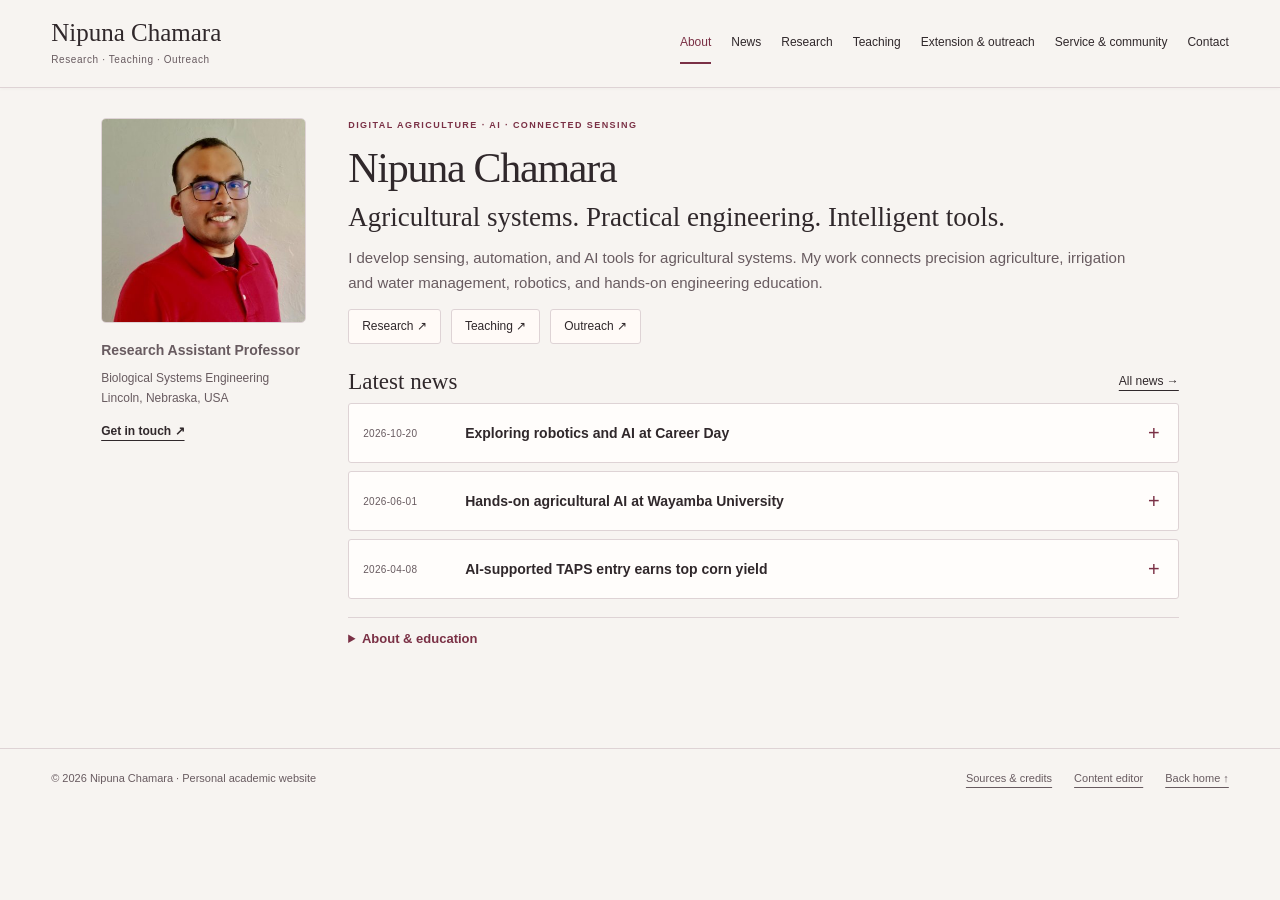
<file: index.html>
<!doctype html>
<html lang="en"><head><meta charset="utf-8"><meta name="viewport" content="width=device-width,initial-scale=1"><title>Nipuna Chamara | Digital Agriculture</title><meta name="description" content="Nipuna Chamara’s research, teaching, extension and outreach in digital agriculture."><meta name="theme-color" content="#7a3045"><link rel="stylesheet" href="theme.css"><link rel="stylesheet" href="compact.css"><script src="content.js" defer></script><script src="compact.js" defer></script></head><body><a class="skip" href="#main">Skip to content</a><header><a class="brand" href="#home">Nipuna Chamara<span>Researcher. Educator. Engineer.</span></a><button class="menu" aria-expanded="false" aria-controls="navigation">Menu</button><nav id="navigation" aria-label="Main navigation"></nav></header><main id="main" tabindex="-1"><noscript><h1>Nipuna Chamara</h1><p>Please enable JavaScript or visit my <a href="https://bse.unl.edu/person/nipuna-chamara/">university profile</a>.</p></noscript></main><footer><span>© <span id="year">2026</span> Nipuna Chamara · Personal academic website</span><div><a href="sources.html">Sources & credits</a><a href="editor.html">Content editor</a><a href="#home">Back home ↑</a></div></footer></body></html>
</file>
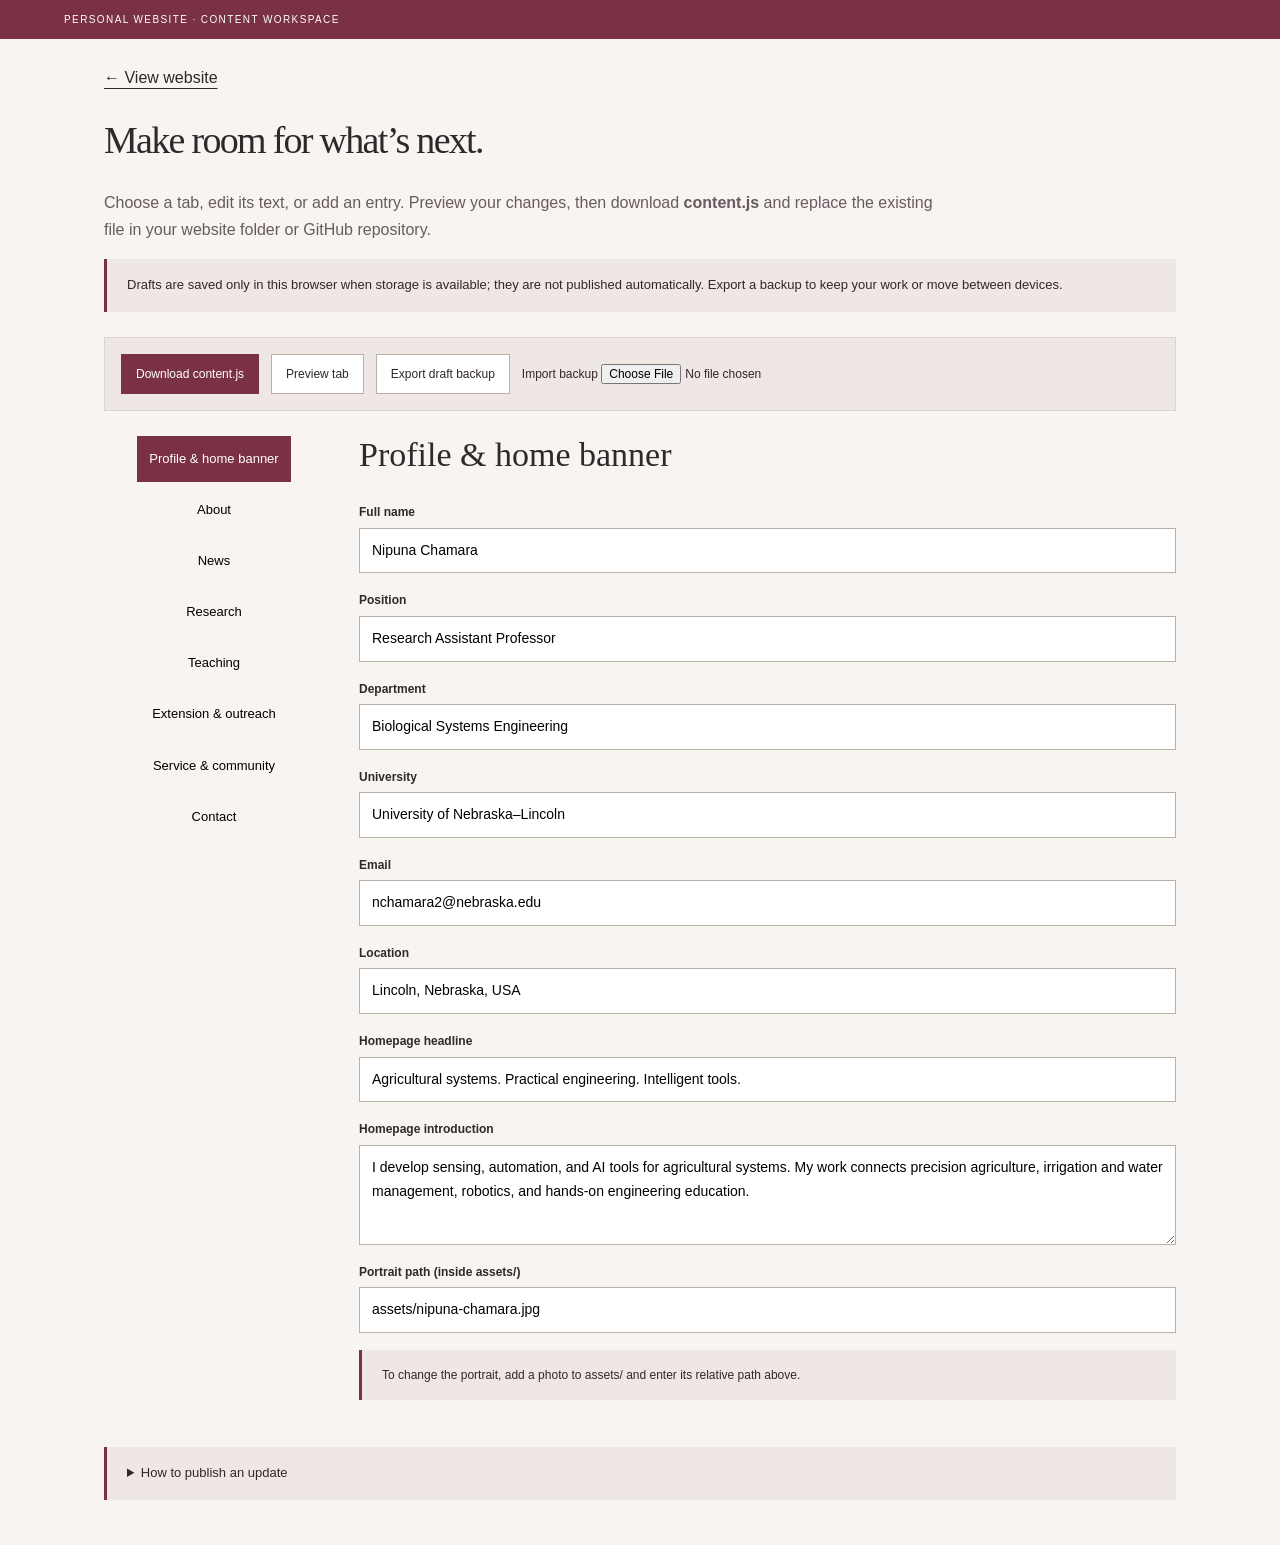
<file: editor.html>
<!doctype html><html lang="en"><head><meta charset="utf-8"><meta name="viewport" content="width=device-width,initial-scale=1"><title>Content editor | Nipuna Chamara</title><link rel="stylesheet" href="theme.css"><link rel="stylesheet" href="compact.css"><script src="content.js" defer></script><script src="editor.js" defer></script></head><body><div class="affiliation">PERSONAL WEBSITE · CONTENT WORKSPACE</div><main class="editor-wrap"><a href="index.html">← View website</a><h1 style="margin-top:30px">Make room for what’s next.</h1><p class="editor-intro">Choose a tab, edit its text, or add an entry. Preview your changes, then download <b>content.js</b> and replace the existing file in your website folder or GitHub repository.</p><p class="notice">Drafts are saved only in this browser when storage is available; they are not published automatically. Export a backup to keep your work or move between devices.</p><div class="editor-bar"><button type="button" class="button" id="download">Download content.js</button><button type="button" class="secondary" id="preview">Preview tab</button><button type="button" class="secondary" id="backup">Export draft backup</button><label class="import-label">Import backup <input id="import-file" type="file" accept=".json,application/json"></label><span id="editor-status" role="status" aria-live="polite"></span></div><div class="editor-layout"><nav class="editor-nav" aria-label="Choose content to edit"></nav><form class="editor-form" id="editor-form"></form></div><details class="notice" style="margin-top:35px"><summary>How to publish an update</summary><ol><li>Edit a tab and preview it.</li><li>Download content.js. If the browser renames it content (1).js, rename it to content.js.</li><li>Replace content.js in the website folder, then refresh index.html.</li><li>For the public website, upload content.js to the GitHub repository and branch used by GitHub Pages.</li></ol><p>This editor does not access GitHub. Anyone can open it, but changes affect only their browser until a repository owner publishes the file.</p></details><noscript>Enable JavaScript to use this editor.</noscript></main><dialog id="preview-dialog"><div class="preview-header"><strong>Draft preview · not published</strong><button id="close-preview" class="secondary" type="button">Close</button></div><div class="preview-body"></div></dialog></body></html>
</file>
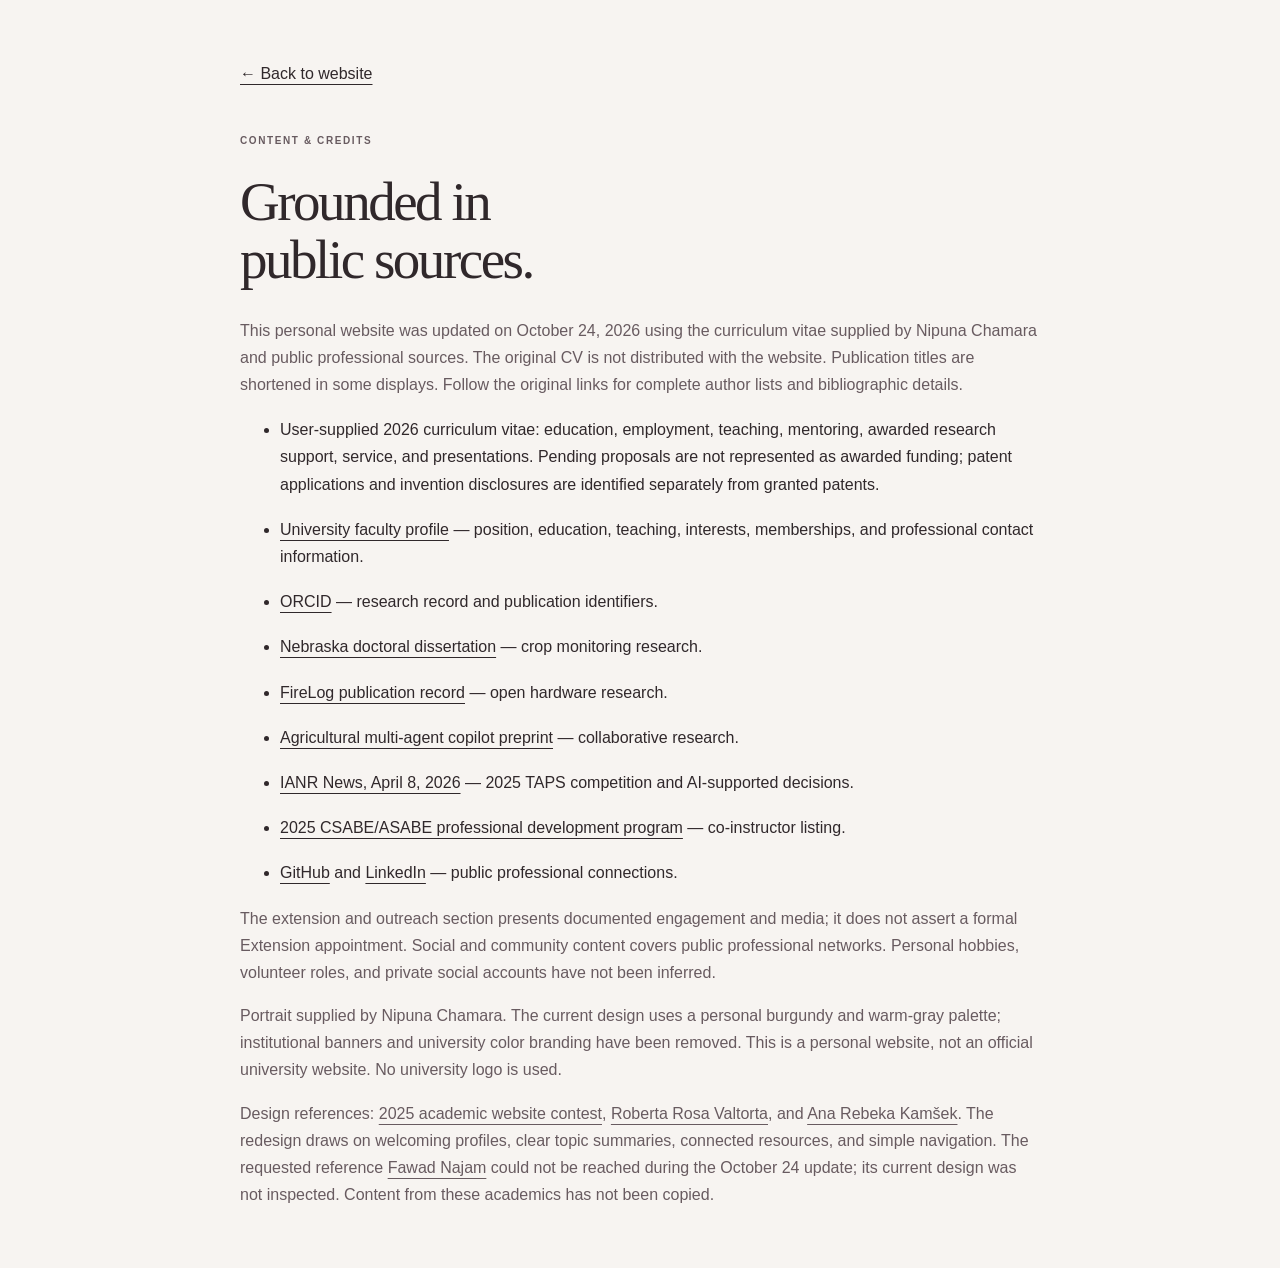
<file: sources.html>
<!doctype html><html lang="en"><head><meta charset="utf-8"><meta name="viewport" content="width=device-width, initial-scale=1"><title>Sources & credits | Nipuna Chamara</title><link rel="stylesheet" href="theme.css"><link rel="stylesheet" href="compact.css"></head><body><main class="source-page"><a href="index.html">← Back to website</a><p class="eyebrow" style="margin-top:45px">CONTENT & CREDITS</p><h1>Grounded in<br>public sources.</h1><p>This personal website was updated on October 24, 2026 using the curriculum vitae supplied by Nipuna Chamara and public professional sources. The original CV is not distributed with the website. Publication titles are shortened in some displays. Follow the original links for complete author lists and bibliographic details.</p><ul><li>User-supplied 2026 curriculum vitae: education, employment, teaching, mentoring, awarded research support, service, and presentations. Pending proposals are not represented as awarded funding; patent applications and invention disclosures are identified separately from granted patents.</li><li><a href="https://bse.unl.edu/person/nipuna-chamara/">University faculty profile</a> — position, education, teaching, interests, memberships, and professional contact information.</li><li><a href="https://orcid.org/0000-0002-0574-9016">ORCID</a> — research record and publication identifiers.</li><li><a href="https://digitalcommons.unl.edu/dissunl/110/">Nebraska doctoral dissertation</a> — crop monitoring research.</li><li><a href="https://digitalcommons.unl.edu/biosysengfacpub/952/">FireLog publication record</a> — open hardware research.</li><li><a href="https://arxiv.org/abs/2411.00188">Agricultural multi-agent copilot preprint</a> — collaborative research.</li><li><a href="https://ianrnews.unl.edu/article/winning-contest-entry-shows-ais-agricultural-potential">IANR News, April 8, 2026</a> — 2025 TAPS competition and AI-supported decisions.</li><li><a href="https://asabe.org/portals/0/events/2025%20aim/25%20aim%20cpds.pdf">2025 CSABE/ASABE professional development program</a> — co-instructor listing.</li><li><a href="https://github.com/nipuna-chamara">GitHub</a> and <a href="https://www.linkedin.com/in/nipuna-chamara">LinkedIn</a> — public professional connections.</li></ul><p>The extension and outreach section presents documented engagement and media; it does not assert a formal Extension appointment. Social and community content covers public professional networks. Personal hobbies, volunteer roles, and private social accounts have not been inferred.</p><p>Portrait supplied by Nipuna Chamara. The current design uses a personal burgundy and warm-gray palette; institutional banners and university color branding have been removed. This is a personal website, not an official university website. No university logo is used.</p><p>Design references: <a href="https://theacademicdesigner.com/2025/winners-of-the-best-personal-academic-websites-contest-2025/">2025 academic website contest</a>, <a href="https://www.robertavaltorta.com/">Roberta Rosa Valtorta</a>, and <a href="https://kamsekar.github.io/">Ana Rebeka Kamšek</a>. The redesign draws on welcoming profiles, clear topic summaries, connected resources, and simple navigation. The requested reference <a href="https://fawadnajam.com/">Fawad Najam</a> could not be reached during the October 24 update; its current design was not inspected. Content from these academics has not been copied.</p></main></body></html>
</file>
<file: theme.css>
:root{--scarlet:#d00000;--cream:#f5f1e7;--paper:#fefdfa;--ink:#242424;--muted:#60605c;--line:#dedbd3;--serif:Georgia,'Times New Roman',serif}*{box-sizing:border-box}html{scroll-behavior:smooth}body{margin:0;color:var(--ink);background:var(--paper);font:16px/1.7 Arial,Helvetica,sans-serif}a{color:inherit;text-underline-offset:5px}a:hover{color:var(--scarlet)}button,input,textarea,select{font:inherit}a:focus-visible,button:focus-visible,input:focus-visible,textarea:focus-visible,select:focus-visible{outline:3px solid #005d84;outline-offset:4px}button{cursor:pointer}.affiliation{background:var(--scarlet);color:white;padding:11px max(5%,calc((100vw - 1280px)/2));font-size:10px;letter-spacing:.14em;display:flex;justify-content:space-between;gap:15px}.affiliation span{letter-spacing:.04em}header{max-width:1440px;margin:auto;padding:30px 5%;display:flex;align-items:center;justify-content:space-between;gap:25px;border-bottom:1px solid var(--line)}.brand{font:28px/1.2 var(--serif);text-decoration:none;white-space:nowrap}.brand span{display:block;font:11px/1.8 Arial,sans-serif;letter-spacing:.06em;color:var(--muted);margin-top:6px}nav{display:flex;align-items:center;gap:23px}nav a{text-decoration:none;font-size:13px;white-space:nowrap;padding:9px 0;border-bottom:2px solid transparent}nav a[aria-current]{color:var(--scarlet);border-color:var(--scarlet)}.menu{display:none}main{min-height:65vh}main:focus{outline:none}.welcome{max-width:1440px;margin:auto;padding:70px 5% 80px;display:grid;grid-template-columns:1.25fr .8fr;align-items:center;gap:85px}.eyebrow{font-size:10px;font-weight:700;letter-spacing:.16em;color:var(--scarlet);margin:0 0 24px}h1,h2,h3,p{margin-top:0}h1{font:clamp(48px,5vw,72px)/1.05 var(--serif);letter-spacing:-.045em;margin-bottom:28px}h1 span{display:block;font:clamp(28px,3.1vw,44px)/1.17 var(--serif);letter-spacing:-.025em;margin-top:15px;color:var(--scarlet)}.position{font-size:14px;line-height:1.7;border-left:3px solid var(--scarlet);padding-left:17px;margin:25px 0}.intro{font-size:18px;line-height:1.8;color:var(--muted);max-width:780px;white-space:pre-line}.actions{display:flex;align-items:center;gap:27px;margin-top:30px}.button{display:inline-flex;gap:30px;align-items:center;background:var(--scarlet);color:white;padding:13px 22px;text-decoration:none;border:1px solid var(--scarlet);font-size:13px}.button:hover{background:#ad0000;color:white}.underlined{font-size:13px;font-weight:600}.portrait{margin:0;position:relative;background:var(--cream);padding:20px 20px 0;box-shadow:22px 22px 0 #f0ebe0}.portrait:before{content:'';height:5px;width:80px;background:var(--scarlet);position:absolute;right:-22px;top:-5px}.portrait img{display:block;width:100%;height:auto;aspect-ratio:1;object-fit:cover}.portrait figcaption{padding:22px 4px}.portrait figcaption span{font-size:9px;letter-spacing:.14em;color:var(--scarlet);font-weight:bold}.portrait figcaption p{font-size:13px;margin:5px 0 0}.page-content{max-width:1440px;margin:auto;padding:65px 5% 85px}.welcome+.page-content{background:var(--cream)}.section-heading{max-width:850px;margin-bottom:42px}.section-heading h1,.section-heading h2{font:clamp(38px,4vw,58px)/1.12 var(--serif);letter-spacing:-.035em;margin-bottom:20px}.cards{display:grid;grid-template-columns:repeat(2,minmax(0,1fr));gap:24px}.card{background:white;border:1px solid var(--line);padding:30px 32px;display:flex;flex-direction:column;min-width:0;position:relative}.card:before{content:'';position:absolute;top:-1px;left:32px;width:40px;height:3px;background:var(--scarlet)}.card-meta{display:flex;justify-content:space-between;gap:15px;font-size:10px;text-transform:uppercase;letter-spacing:.08em;color:var(--muted);margin-bottom:20px}.card h3{font:29px/1.2 var(--serif);letter-spacing:-.02em;margin-bottom:17px;overflow-wrap:anywhere}.card p{font-size:14px;color:var(--muted);white-space:pre-line;margin-bottom:25px}.card-link{font-size:12px;font-weight:bold;display:flex;gap:20px;justify-content:space-between;margin-top:auto;align-self:start}.background-cards{grid-template-columns:1fr}.background-cards .card{max-width:850px}.search-row{display:flex;flex-wrap:wrap;align-items:center;gap:15px;margin:0 0 30px;padding-bottom:30px;border-bottom:1px solid var(--line)}.search-row label{width:100%;font-size:12px;font-weight:bold}.search-row input{flex:1;min-width:200px;border:1px solid #aaa69d;padding:12px 15px;background:white;font-size:14px}.result-status{font-size:13px;color:var(--muted)}.result-status:empty{display:none}.explore{display:grid;grid-template-columns:1fr 1fr;gap:60px;padding-top:60px;margin-top:60px;border-top:1px solid #d2cdc0}.explore h2{font:35px/1.2 var(--serif)}.explore-links a{display:flex;justify-content:space-between;border-bottom:1px solid #d2cdc0;padding:12px 0;text-decoration:none;font:20px var(--serif)}.explore-links span{color:var(--scarlet)}.section-end{display:flex;gap:30px;justify-content:space-between;margin-top:50px;padding:24px 0;border-top:1px solid var(--line);font-size:13px}.section-end a{color:var(--scarlet)}footer{max-width:1440px;margin:auto;padding:32px 5%;display:flex;justify-content:space-between;gap:20px;border-top:1px solid var(--line);font-size:10px;color:var(--muted)}footer div{display:flex;gap:22px}.skip{position:absolute;top:-100px;background:white;padding:12px;z-index:10}.skip:focus{top:0}.source-page{max-width:850px;margin:60px auto;padding:0 25px}.source-page h1{font-size:55px}.source-page li{margin:18px 0}.source-page p{color:var(--muted)}.editor-wrap{max-width:1200px;margin:45px auto;padding:0 5%}.editor-wrap h1{font-size:48px}.editor-intro{max-width:850px;color:var(--muted)}.editor-bar{position:sticky;top:0;z-index:3;display:flex;gap:12px;align-items:center;flex-wrap:wrap;padding:16px;background:var(--cream);border:1px solid var(--line);margin:25px 0}.editor-bar button,.editor-bar .button{font-size:12px;padding:9px 14px}.secondary{border:1px solid #b8b3a8;background:white;padding:9px 14px;color:var(--ink)}.editor-layout{display:grid;grid-template-columns:220px 1fr;gap:35px}.editor-nav{display:flex;flex-direction:column;gap:5px;align-self:start}.editor-nav button{border:0;background:transparent;text-align:left;padding:12px;font-size:13px}.editor-nav button[aria-pressed=true]{background:var(--scarlet);color:white}.editor-form label{display:block;font-size:12px;font-weight:bold;margin-bottom:17px}.editor-form input,.editor-form textarea{display:block;width:100%;margin-top:5px;padding:10px 12px;border:1px solid #b8b3a8;background:white;border-radius:0;font-size:14px;font-weight:normal}.editor-form textarea{min-height:100px;resize:vertical}.entry-editor{border:1px solid var(--line);background:white;padding:20px 24px;margin:20px 0}.entry-editor summary{cursor:pointer;font:22px var(--serif);padding:8px 0}.entry-fields{padding-top:20px}.entry-actions{display:flex;gap:12px;flex-wrap:wrap}.entry-actions button{font-size:12px}.field-row{display:grid;grid-template-columns:1fr 1fr;gap:20px}.notice{font-size:13px;background:var(--cream);padding:15px 20px;border-left:3px solid var(--scarlet)}#editor-status{font-size:12px;flex:1;min-width:180px}dialog{border:1px solid var(--line);padding:0;width:min(1100px,95vw);max-height:95vh}dialog::backdrop{background:#0008}.preview-header{padding:15px;background:var(--cream);display:flex;justify-content:space-between;align-items:center}.preview-body{padding:30px;max-height:75vh;overflow:auto}.preview-body .cards{margin-top:30px}#import-file{max-width:200px;font-size:12px}.import-label{font-size:12px}.editor-form h2{font:34px var(--serif)}@media(max-width:1100px){header{flex-wrap:wrap}nav{width:100%;justify-content:space-between}.welcome{gap:45px}.brand{font-size:26px}}@media(max-width:700px){.affiliation{padding:10px 6%;font-size:8px}.affiliation span{display:none}header{padding:22px 6%;gap:15px}.brand{font-size:24px}.brand span{font-size:9px}.menu{display:block;background:transparent;border:1px solid var(--line);padding:8px 12px;font-size:12px}nav{display:none;flex-direction:column;align-items:stretch;gap:0}nav.open{display:flex}nav a{padding:12px 0;font-size:14px}.welcome{grid-template-columns:1fr;padding:42px 6% 55px;gap:40px}h1{font-size:49px}h1 span{font-size:32px}.intro{font-size:16px}.portrait{max-width:390px;margin-right:20px;box-shadow:15px 15px 0 #f0ebe0}.portrait:before{right:-15px}.page-content{padding:45px 6% 55px}.cards{grid-template-columns:1fr}.card{padding:26px}.card h3{font-size:27px}.explore{grid-template-columns:1fr;gap:12px;padding-top:35px;margin-top:35px}.actions{gap:20px}.button{gap:18px;font-size:12px;padding:12px 16px}.section-end{flex-direction:column;gap:10px}footer{flex-direction:column;padding:25px 6%;gap:12px}footer div{flex-wrap:wrap}.editor-layout{grid-template-columns:1fr;gap:20px}.editor-nav{flex-direction:row;flex-wrap:wrap}.editor-nav button{padding:8px;font-size:12px}.editor-bar{position:static}.field-row{grid-template-columns:1fr;gap:0}.entry-editor{padding:15px}.source-page h1{font-size:42px}}@media(prefers-reduced-motion:reduce){html{scroll-behavior:auto}}
</file>
<file: compact.css>
/* Personal identity and compact reading layout. */
:root{--scarlet:#7a3045;--cream:#eee7e3;--paper:#f7f4f1;--ink:#30282b;--muted:#685b60;--line:#ded3d5}
header{position:sticky;top:0;background:#f7f4f1;z-index:5;padding:18px 4%;max-width:none;box-shadow:0 1px 4px #00000008;gap:18px}.brand{font-size:25px}.brand span{font-size:10px;margin-top:3px}nav{gap:20px}nav a{font-size:12px}main{min-height:70vh}footer{padding:20px 4%;font-size:11px}.dashboard{max-width:1180px;margin:30px auto;padding:0 4%;display:grid;grid-template-columns:205px 1fr;gap:42px}.profile-panel{font-size:12px;align-self:start}.profile-panel img{width:100%;height:auto;display:block;border-radius:5px}.profile-panel .profile-role{font-size:14px;font-weight:bold;margin:16px 0 5px}.profile-panel p{color:var(--muted);margin-bottom:12px}.profile-panel a{font-size:12px;font-weight:bold}.dashboard-main h1{font:42px/1.1 var(--serif);letter-spacing:-.03em;margin:0 0 10px}.dashboard-main h2{font:27px/1.2 var(--serif);margin-bottom:12px}.dashboard-main .eyebrow{font-size:9px;margin-bottom:12px}.dashboard-main .intro{font-size:15px;line-height:1.65;margin-bottom:14px}.quick-links{display:flex;gap:10px;flex-wrap:wrap;margin:14px 0 24px}.quick-links a{font-size:12px;padding:6px 13px;border:1px solid var(--line);border-radius:3px;text-decoration:none}.quick-links a:hover{background:var(--cream)}.news-heading{display:flex;align-items:center;justify-content:space-between;margin:16px 0 8px;gap:20px}.news-heading h2{font-size:23px;margin:0}.news-heading a{font-size:12px}.content-row{border:1px solid var(--line);border-radius:3px;margin:8px 0;background:white}.content-row summary{display:grid;grid-template-columns:115px 1fr 20px;gap:16px;align-items:center;padding:15px 18px;cursor:pointer;list-style:none}.content-row summary::-webkit-details-marker{display:none}.content-row summary:hover{background:var(--cream)}.row-date{font-size:10px;color:var(--muted);text-transform:uppercase;letter-spacing:.03em}.row-heading{font-size:15px;line-height:1.4;font-weight:600}.expand{color:var(--scarlet);font-size:20px;text-align:center}.content-row[open] .expand{transform:rotate(45deg)}.content-row[open] summary{background:var(--cream)}.row-body{padding:8px 20px 20px 149px;font-size:14px}.row-body p{white-space:pre-line;margin:8px 0 12px}.row-body .eyebrow{font-size:9px}.latest-news .content-row summary{padding:12px 14px;grid-template-columns:90px 1fr 20px;gap:12px}.latest-news .row-heading{font-size:14px}.latest-news .row-body{padding-left:116px}.background{font-size:13px;margin-top:18px;border-top:1px solid var(--line);padding-top:10px}.background>summary{cursor:pointer;color:var(--scarlet);font-weight:600}.background h3{font-size:22px;margin:15px 0 10px}.compact-page{max-width:1100px;margin:28px auto;padding:0 4%}.compact-heading{max-width:900px;margin-bottom:18px}.compact-heading .eyebrow{font-size:10px;margin-bottom:8px}.compact-heading h1{font-size:36px;line-height:1.15;margin-bottom:12px;letter-spacing:-.025em}.compact-heading>p:last-child{font-size:14px;color:var(--muted);line-height:1.6;margin-bottom:16px}.compact-search{display:flex;gap:15px;align-items:center;flex-wrap:wrap}.compact-search label{font-size:12px;font-weight:600}.compact-search input{padding:8px 12px;border:1px solid #aebbc2;flex:1;min-width:160px;font-size:13px}.compact-search a{font-size:12px}.browse-hint{font-size:11px;color:var(--muted);margin:12px 0}.results-footer{display:flex;justify-content:space-between;gap:15px;align-items:center;margin:14px 0 25px;font-size:11px}.results-footer p{margin:0}#pager{display:flex;gap:12px;align-items:center}#pager button{font-size:12px;background:white;border:1px solid var(--line);padding:7px 12px;color:var(--ink)}#pager button:disabled{opacity:.45;cursor:default}.empty{padding:25px;background:var(--cream);font-size:14px}.affiliation{background:#7a3045}.editor-wrap{margin-top:25px}.editor-wrap h1{font-size:38px}.editor-nav{position:sticky;top:20px}.editor-bar{top:0}.editor-form .notice{font-size:12px}@media(min-width:1101px){header{flex-wrap:nowrap}nav{width:auto}}@media(max-width:1100px){header{padding:15px 4%}nav{gap:14px;justify-content:flex-start;flex-wrap:wrap}.dashboard{margin-top:25px}}@media(max-width:700px){header{padding:15px 5%}.brand{font-size:23px}nav{gap:0}.dashboard{grid-template-columns:1fr;gap:20px;padding:0 5%;margin:22px auto}.profile-panel{display:grid;grid-template-columns:85px 1fr;gap:0 15px;align-items:center}.profile-panel img{grid-row:1/4;width:85px}.profile-panel .profile-role{margin:0;font-size:13px}.profile-panel p{font-size:11px;margin:0}.profile-panel a{font-size:11px}.dashboard-main h1{font-size:34px}.dashboard-main h2{font-size:24px}.dashboard-main .intro{font-size:14px}.content-row summary,.latest-news .content-row summary{grid-template-columns:1fr 20px;gap:5px 10px;padding:12px}.row-date{grid-column:1;font-size:9px}.row-heading{grid-column:1;font-size:14px}.expand{grid-column:2;grid-row:1/3}.row-body,.latest-news .row-body{padding:5px 13px 17px}.compact-page{padding:0 5%;margin-top:20px}.compact-heading h1{font-size:29px}.compact-search label{width:100%}.compact-search{gap:8px}.results-footer{align-items:start;flex-direction:column}#pager{gap:10px}.editor-nav{position:static}.editor-layout{gap:15px}.editor-wrap h1{font-size:32px}}

/* Burgundy accents and warm surfaces across the site and content editor. */
a:focus-visible,button:focus-visible,input:focus-visible,textarea:focus-visible{outline-color:#7a3045}.button:hover{background:#602337}.compact-search input{border-color:#b6a2a8}.profile-panel img{border:1px solid var(--line)}.quick-links a{background:#fffaf7}.content-row{background:#fffdfb}.editor-bar,.preview-header{background:var(--cream)}
</file>
